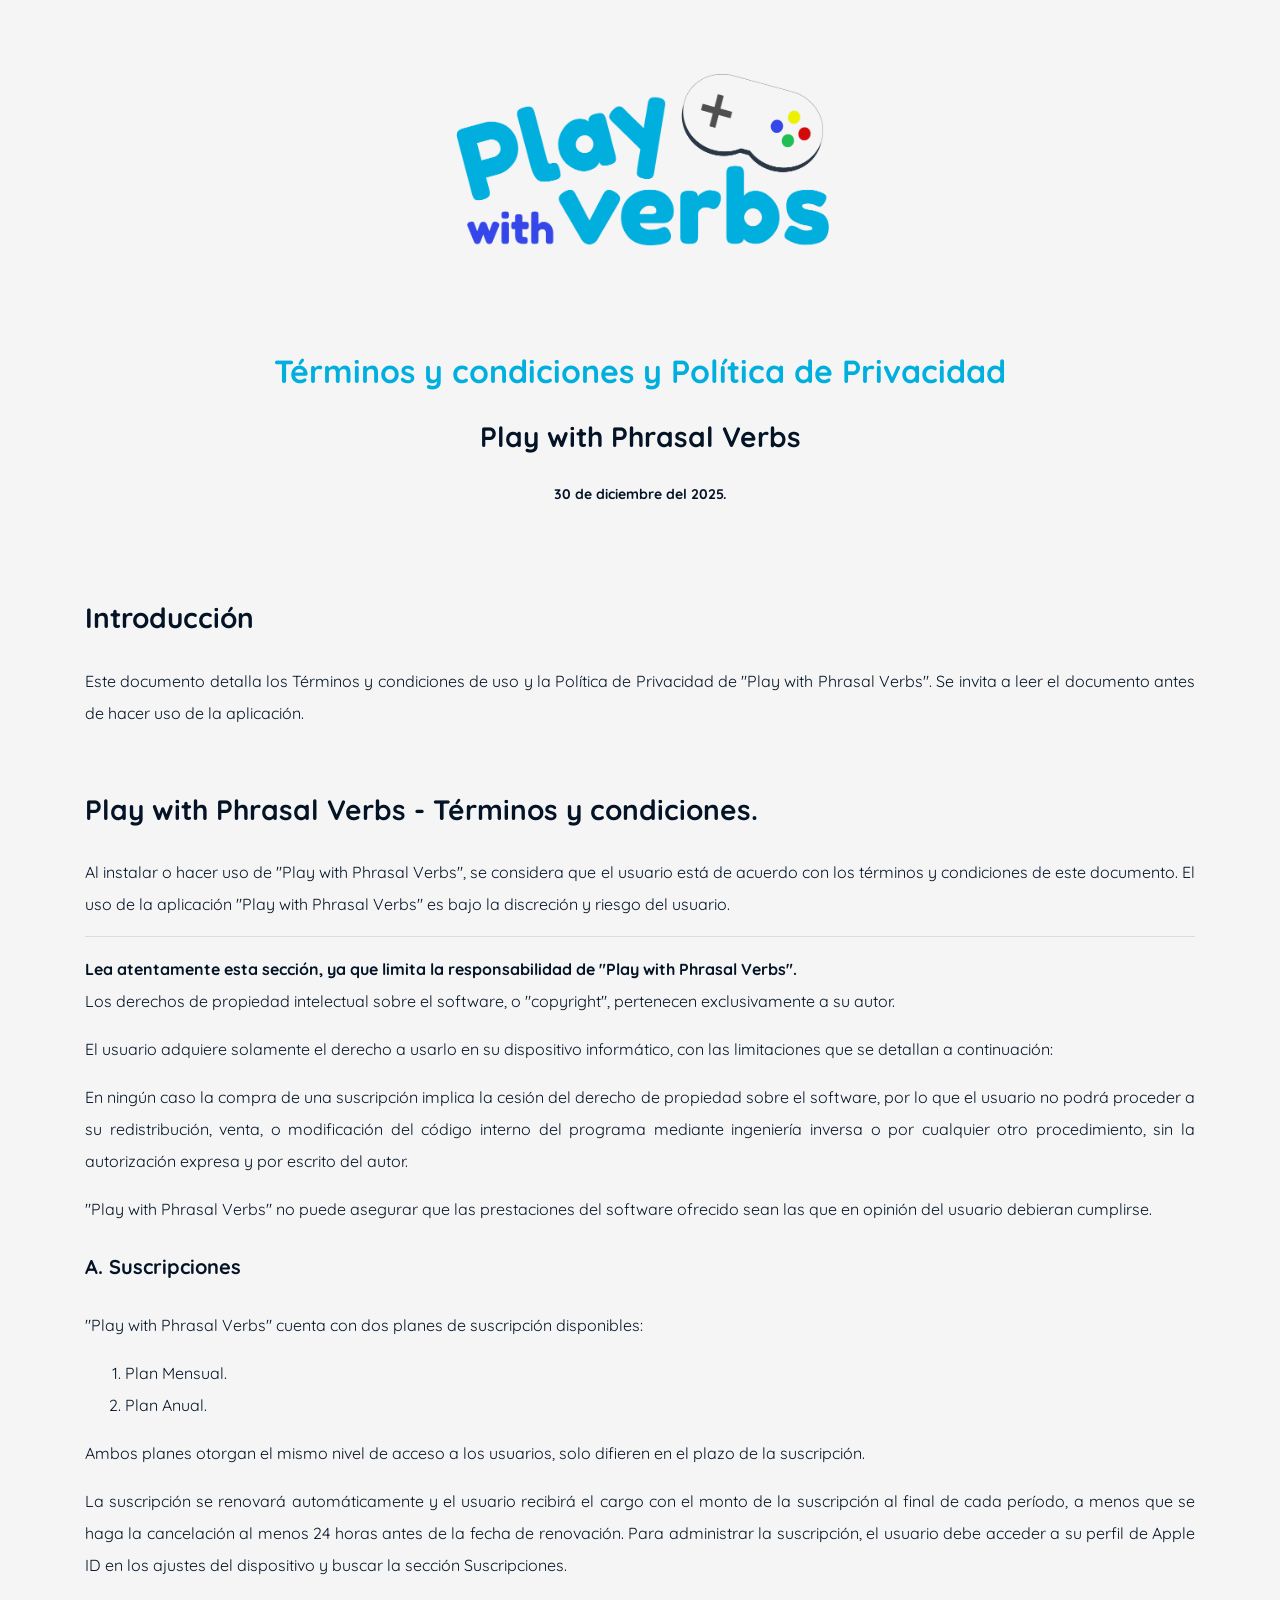
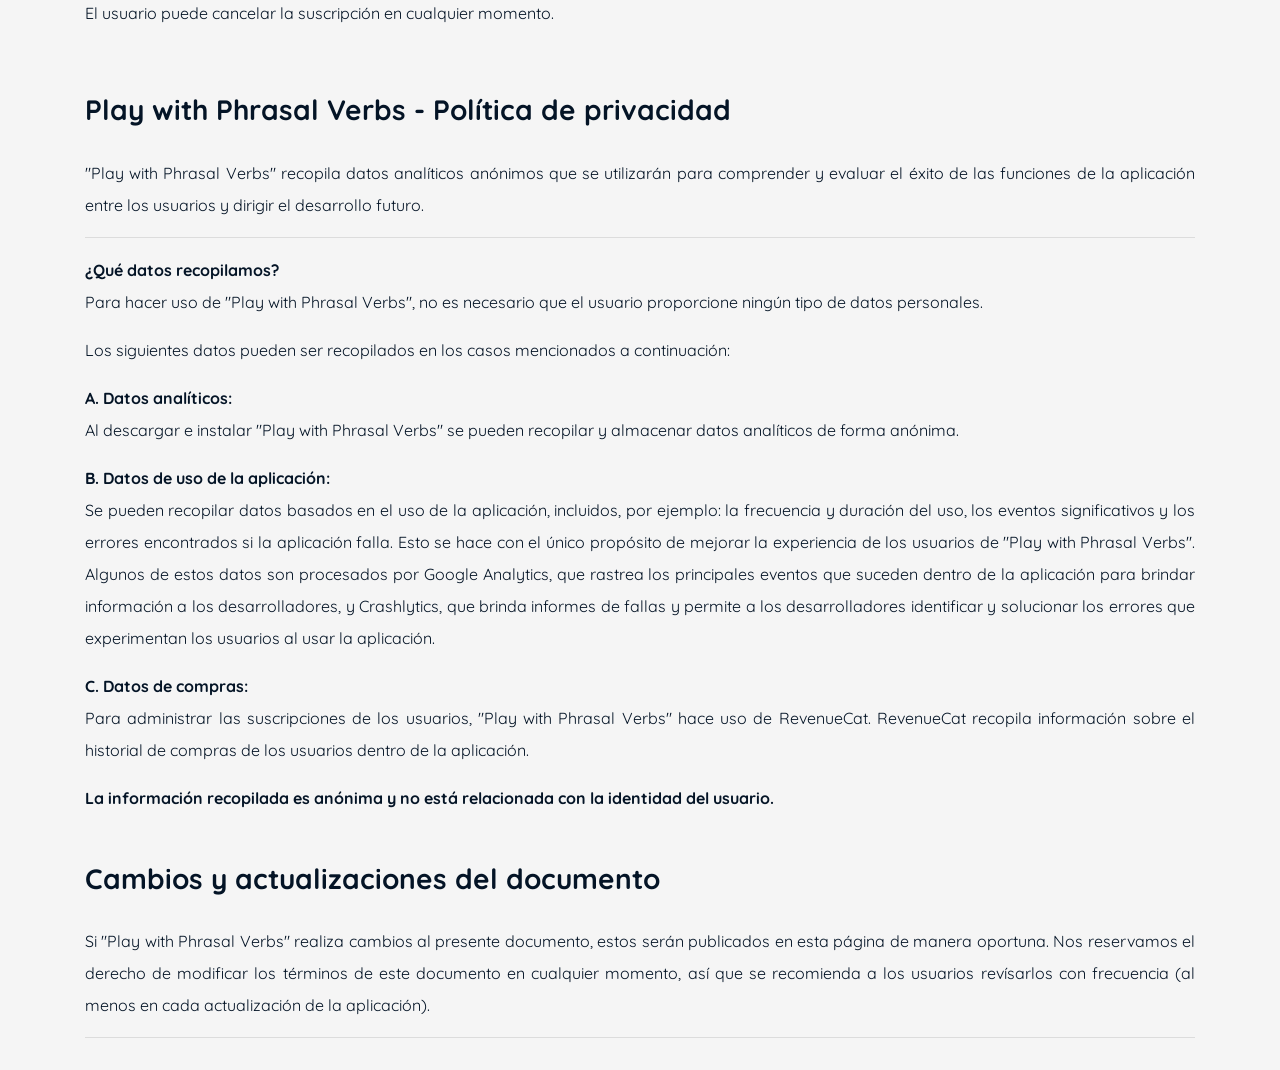
<file: privacyPolicy.html>
<!DOCTYPE html>
<html lang="es">
<head>
    <title>Términos y condiciones y Política de Privacidad - Play with Phrasal Verbs</title>
    <meta charset="UTF-8">
    <meta name="author" content="David Mendoza">
    <meta name="viewport" content="width=device-width, initial-scale=1.0"> 
    <link rel="stylesheet" href="https://cdn.jsdelivr.net/npm/bootstrap@4.6.0/dist/css/bootstrap.min.css" integrity="sha384-B0vP5xmATw1+K9KRQjQERJvTumQW0nPEzvF6L/Z6nronJ3oUOFUFpCjEUQouq2+l" crossorigin="anonymous">
    <link rel="preconnect" href="https://fonts.gstatic.com">
    <link href="https://fonts.googleapis.com/css2?family=Quicksand:wght@500;700&display=swap" rel="stylesheet">
    <link rel="stylesheet" href="css/shared.css">
    <link rel="stylesheet" href="css/privacyPolicy.css">
</head>
<body>
    <div class="container">

        <div id="iconDiv" class="row my-5 justify-content-center">
            <img id="playwithverbsIcon" src="images/PlayWithVerbsIconNoBackground.png" class="rounded" alt="Play with verbs icon">
        </div>

        <div class="row justify-content-center">
            <div class="col-12">
                <h1 class="text-center">Términos y condiciones y Política de Privacidad</h1>
                <h2 class="text-center">Play with Phrasal Verbs</h2>
            </div>
        </div>

        <div class="row mb-5 justify-content-center">
            <div class="col-12">
                <p id="policyUpdateDate" class="text-center">30 de diciembre del 2025.</p>
            </div>
        </div>

        <div class="policyText">
            <h2>Introducción</h2>
            <p>Este documento detalla los Términos y condiciones de uso y la Política de Privacidad de "Play with Phrasal Verbs". Se invita a leer el documento antes de hacer uso de la aplicación.</p>
        </div>

        <div class="policyText" id="termsAndConditions">
            <h2>Play with Phrasal Verbs - Términos y condiciones.</h2>
            <p>Al instalar o hacer uso de "Play with Phrasal Verbs", se considera que el usuario está de acuerdo con los términos y condiciones de este documento. El uso de la aplicación "Play with Phrasal Verbs" es bajo la discreción y riesgo del usuario.</p>
            <hr>

            <strong>Lea atentamente esta sección, ya que limita la responsabilidad de "Play with Phrasal Verbs".</strong>
            <p>Los derechos de propiedad intelectual sobre el software, o "copyright", pertenecen exclusivamente a su autor.</p>
            <p>El usuario adquiere solamente el derecho a usarlo en su dispositivo informático, con las limitaciones que se detallan a continuación:</p>
            <p>En ningún caso la compra de una suscripción implica la cesión del derecho de propiedad sobre el software, por lo que el usuario no podrá proceder a su redistribución, venta, o modificación del código interno del programa mediante ingeniería inversa o por cualquier otro procedimiento, sin la autorización expresa y por escrito del autor.</p>
            <p>"Play with Phrasal Verbs" no puede asegurar que las prestaciones del software ofrecido sean las que en opinión del usuario debieran cumplirse.</p>

            <h3>A. Suscripciones</h3>
            <p>"Play with Phrasal Verbs" cuenta con dos planes de suscripción disponibles:</p>
                <ol>
                    <li>Plan Mensual.</li>
                    <li>Plan Anual.</li>
                </ol>
            <p>Ambos planes otorgan el mismo nivel de acceso a los usuarios, solo difieren en el plazo de la suscripción.</p>
            <p>La suscripción se renovará automáticamente y el usuario recibirá el cargo con el monto de la suscripción al final de cada período, a menos que se haga la cancelación al menos 24 horas antes de la fecha de renovación. Para administrar la suscripción, el usuario debe acceder a su perfil de Apple ID en los ajustes del dispositivo y buscar la sección Suscripciones.</p>
            <p>El usuario puede cancelar la suscripción en cualquier momento.</p>
        </div>

        <div class="policyText" id="privacyPolicy">
            <h2>Play with Phrasal Verbs - Política de privacidad</h2>
            <p>"Play with Phrasal Verbs" recopila datos analíticos anónimos que se utilizarán para comprender y evaluar el éxito de las funciones de la aplicación entre los usuarios y dirigir el desarrollo futuro.</p>
            <hr>
            <strong>¿Qué datos recopilamos?</strong>
            <p>Para hacer uso de "Play with Phrasal Verbs", no es necesario que el usuario proporcione ningún tipo de datos personales.</p>
            <p>Los siguientes datos pueden ser recopilados en los casos mencionados a continuación:</p>
            <strong>A. Datos analíticos:</strong>
            <p>Al descargar e instalar "Play with Phrasal Verbs" se pueden recopilar y almacenar datos analíticos de forma anónima.</p>
            <strong>B. Datos de uso de la aplicación:</strong>
            <p>Se pueden recopilar datos basados en el uso de la aplicación, incluidos, por ejemplo: la frecuencia y duración del uso, los eventos significativos y los errores encontrados si la aplicación falla. Esto se hace con el único propósito de mejorar la experiencia de los usuarios de "Play with Phrasal Verbs". Algunos de estos datos son procesados por Google Analytics, que rastrea los principales eventos que suceden dentro de la aplicación para brindar información a los desarrolladores, y Crashlytics, que brinda informes de fallas y permite a los desarrolladores identificar y solucionar los errores que experimentan los usuarios al usar la aplicación.</p>
            <strong>C. Datos de compras:</strong>
            <p>Para administrar las suscripciones de los usuarios, "Play with Phrasal Verbs" hace uso de RevenueCat. RevenueCat recopila información sobre el historial de compras de los usuarios dentro de la aplicación.</p>
            <strong>La información recopilada es anónima y no está relacionada con la identidad del usuario.</strong>
        </div>

        <div class="policyText">
            <h2>Cambios y actualizaciones del documento</h2>
            <p>Si "Play with Phrasal Verbs" realiza cambios al presente documento, estos serán publicados en esta página de manera oportuna. Nos reservamos el derecho de modificar los términos de este documento en cualquier momento, así que se recomienda a los usuarios revísarlos con frecuencia (al menos en cada actualización de la aplicación).</p>
            <hr>
        </div>
    </div>
</body>
</html>
</file>
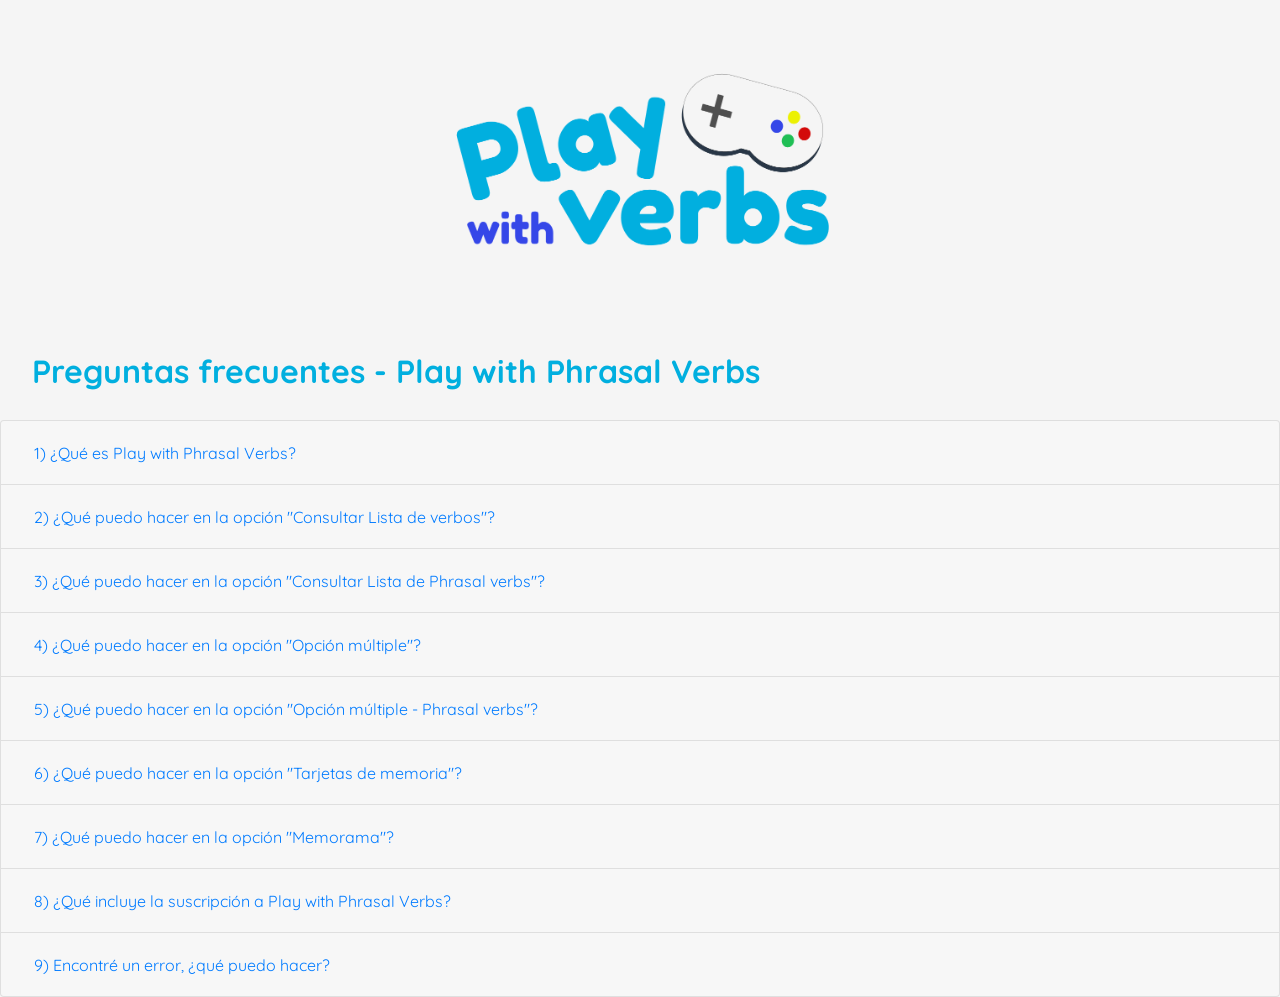
<file: support.html>
<!DOCTYPE html>
<html>
<head>
    <title>Soporte - Play with Phrasal Verbs</title>
    <meta charset="UTF-8">
    <meta name="keywords" content="app, iOS, verbs, play, game, support">
    <meta name="description" content="Página de soporte - Play with Phrasal Verbs">
    <meta name="author" content="David Mendoza">
    <meta name="viewport" content="width=device-width, initial-scale=1.0">

    <link rel="stylesheet" href="https://cdn.jsdelivr.net/npm/bootstrap@4.6.0/dist/css/bootstrap.min.css" integrity="sha384-B0vP5xmATw1+K9KRQjQERJvTumQW0nPEzvF6L/Z6nronJ3oUOFUFpCjEUQouq2+l" crossorigin="anonymous">
    <script src="https://code.jquery.com/jquery-3.5.1.slim.min.js" integrity="sha384-DfXdz2htPH0lsSSs5nCTpuj/zy4C+OGpamoFVy38MVBnE+IbbVYUew+OrCXaRkfj" crossorigin="anonymous"></script>
    <script src="https://cdn.jsdelivr.net/npm/popper.js@1.16.1/dist/umd/popper.min.js" integrity="sha384-9/reFTGAW83EW2RDu2S0VKaIzap3H66lZH81PoYlFhbGU+6BZp6G7niu735Sk7lN" crossorigin="anonymous"></script>
    <script src="https://cdn.jsdelivr.net/npm/bootstrap@4.6.0/dist/js/bootstrap.min.js" integrity="sha384-+YQ4JLhjyBLPDQt//I+STsc9iw4uQqACwlvpslubQzn4u2UU2UFM80nGisd026JF" crossorigin="anonymous"></script>
    <link rel="preconnect" href="https://fonts.gstatic.com">
    <link href="https://fonts.googleapis.com/css2?family=Quicksand:wght@500;700&display=swap" rel="stylesheet">
    <link rel="stylesheet" href="css/shared.css">
    <link rel="stylesheet" href="css/support.css">
</head>
<body>
    <div class="container">
        <div id="iconDiv" class="row my-5 justify-content-center">
            <img id="playwithverbsIcon" src="images/PlayWithVerbsIconNoBackground.png" class="rounded" alt="Play with Phrasal Verbs icon">
        </div>
    </div>

    <div class="row justify-content-center">
        <div class="col-12">
            <h1 class="text-left" style="padding-left:1em; padding-right:1em;">Preguntas frecuentes - Play with Phrasal Verbs</h1>
        </div>
    </div>

    <div class="accordion" id="myAccordion">
        <div class="card">
            <div class="card-header" id="headingOne">
                <h2 class="mb-0">
                    <button type="button" class="btn btn-link" data-toggle="collapse" data-target="#collapseOne">1) ¿Qué es Play with Phrasal Verbs?</button>
                </h2>
            </div>
            <div id="collapseOne" class="collapse" aria-labelledby="headingOne" data-parent="#myAccordion">
                <div class="card-body">
                    <p>Play with Phrasal Verbs es una aplicación que tiene como objetivo ayudar a niños o personas con un nivel básico de inglés a aprender de manera sencilla verbos de uso común.</p>
                    <p>La aplicación contiene el significado de los verbos, ejemplos de su uso y la conjugación en simple past y past participle. Además, contiene 4 mini juegos que ayudan a reforzar el aprendizaje de dicha información.</p>
                </div>
            </div>
        </div>
        <div class="card">
            <div class="card-header" id="headingTwo">
                <h2 class="mb-0">
                    <button type="button" class="btn btn-link collapsed" data-toggle="collapse" data-target="#collapseTwo">2) ¿Qué puedo hacer en la opción "Consultar Lista de verbos"?</button>
                </h2>
            </div>
            <div id="collapseTwo" class="collapse" aria-labelledby="headingTwo" data-parent="#myAccordion">
                <div class="card-body">
                    <p>En esta opción puedes ver la lista con los verbos disponibles en la aplicación.</p>
                    <p>Al seleccionar alguno podrás consultar la siguiente información:</p>
                    <ul>
                        <li>Un emoji que representa el significado del verbo. Asociar el verbo a una imagen te ayudará a recordarlo de forma más sencilla.</li>
                        <li>La conjugación del verbo: si es un verbo regular o irregular y su conjugación en simple past y past participle.</li>
                        <li>Significado(s) del verbo y ejemplo(s) de su uso.</li>
                    </ul>
                </div>
            </div>
        </div>
        <div class="card">
            <div class="card-header" id="heading-phrasal-verb-cat-list">
                <h2 class="mb-0">
                    <button type="button" class="btn btn-link collapsed" data-toggle="collapse" data-target="#collapse-pvc-list">3) ¿Qué puedo hacer en la opción "Consultar Lista de Phrasal verbs"?</button>
                </h2>
            </div>
            <div id="collapse-pvc-list" class="collapse" aria-labelledby="heading-phrasal-verb-cat-list" data-parent="#myAccordion">
                <div class="card-body">
                    <p>En esta opción puedes ver las listas categorizadas de phrasal verbs.</p>
                    <p>Al seleccionar alguna lista, podrás consultar nueve phrasal verbs relacionados. Cada phrasal verb contiene:</p>
                    <ul>
                        <li>Un emoji que representa el significado. Asociar el verbo a una imagen te ayudará a recordarlo de forma más sencilla.</li>
                        <li>La pronunciación del phrasal verb. Para escucharla, toca sobre el ícono de speaker en la parte superior derecha de la tarjeta.</li>
                        <li>Significado del verbo y ejemplo de su uso.</li>
                    </ul>
                </div>
            </div>
        </div>
        <div class="card">
            <div class="card-header" id="headingThree">
                <h2 class="mb-0">
                    <button type="button" class="btn btn-link collapsed" data-toggle="collapse" data-target="#collapseThree">4) ¿Qué puedo hacer en la opción "Opción múltiple"?</button>
                </h2>
            </div>
            <div id="collapseThree" class="collapse" aria-labelledby="headingThree" data-parent="#myAccordion">
                <div class="card-body">
                    <p>Este es un pequeño juego de opción múltiple donde se te pedirá que elijas, de entre 4 opciones, el verbo que corresponda con el significado que se te muestra. Al final puedes ver el resultado del juego para que sepas cuáles verbos debes continuar repasando.</p>
                </div>
            </div>
        </div>
        <div class="card">
            <div class="card-header" id="headingEight">
                <h2 class="mb-0">
                    <button type="button" class="btn btn-link collapsed" data-toggle="collapse" data-target="#collapseEight">5) ¿Qué puedo hacer en la opción "Opción múltiple - Phrasal verbs"?</button>
                </h2>
            </div>
            <div id="collapseEight" class="collapse" aria-labelledby="headingEight" data-parent="#myAccordion">
                <div class="card-body">
                    <p>Este es un pequeño juego de opción múltiple donde se te pedirá que elijas, de entre 4 opciones, el phrasal verb que corresponda con el significado que se te muestra. Puedes elegir una lista contextualizada para facilitar tu aprendizaje. Al final puedes ver el resultado del juego para que sepas cuáles verbos debes continuar repasando.</p>
                </div>
            </div>
        </div>
        <div class="card">
            <div class="card-header" id="headingFour">
                <h2 class="mb-0">
                    <button type="button" class="btn btn-link collapsed" data-toggle="collapse" data-target="#collapseFour">6) ¿Qué puedo hacer en la opción "Tarjetas de memoria"?</button>
                </h2>
            </div>
            <div id="collapseFour" class="collapse" aria-labelledby="headingFour" data-parent="#myAccordion">
                <div class="card-body">
                    <p>Este juego es una versión digital de las clásicas Flashcards o tarjetas de memoria.</p>
                    <p>Para jugar, primero debes elegir la lista de phrasal verbs que quieres usar. Cada tarjeta contiene una pregunta que debes responder en voz alta o mentalmente. Para descubrir la respuesta correcta, toca sobre la tarjeta. Si respondiste correctamente, toca el botón "Marcar correcta" en la parte inferior de la pantalla. Si tu respuesta fue incorrecta, toca el botón "Marcar incorrecta".</p>
                </div>
            </div>
        </div>
        <div class="card">
            <div class="card-header" id="headingFive">
                <h2 class="mb-0">
                    <button type="button" class="btn btn-link collapsed" data-toggle="collapse" data-target="#collapseFive">7) ¿Qué puedo hacer en la opción "Memorama"?</button>
                </h2>
            </div>
            <div id="collapseFive" class="collapse" aria-labelledby="headingFive" data-parent="#myAccordion">
                <div class="card-body">
                    <p>Este juego te permite practicar con la lista de phrasal verbs que elijas mientras ejercitas tu memoria.</p>
                    <p>El juego consiste en formar pares de tarjetas con el phrasal verb y su significado. Para jugar, primero debes elegir la lista de phrasal verbs que quieres usar. Elige dos tarjetas y toca sobre ellas para descubrir su contenido. Si las tarjetas corresponden al mismo phrasal verb, formarás un par.</p>
                </div>
            </div>
        </div>
        <div class="card">
            <div class="card-header" id="headingSix">
                <h2 class="mb-0">
                    <button type="button" class="btn btn-link collapsed" data-toggle="collapse" data-target="#collapseSix">8) ¿Qué incluye la suscripción a Play with Phrasal Verbs?</button>
                </h2>
            </div>
            <div id="collapseSix" class="collapse" aria-labelledby="headingSix" data-parent="#myAccordion">
                <div class="card-body">
                    <p>La suscripción te da acceso a las siguientes características de la aplicación:</p>
                    <ol>
                        <li>Consulta de todas las listas de phrasal verbs de la app.</li>
                        <li>Todas las listas de phrasal verbs son elegibles en las actividades interactivas de la app.</li>
                    </ol>
                    <p>Hay dos planes de suscripción disponibles:</p>
                    <ol>
                        <li>El Plan Mensual: te da acceso por 1 mes.</li>
                        <li>El Plan Anual: te da acceso por 12 meses.</li>
                    </ol>
                    <p>Ambos planes incluyen el mismo nivel de acceso, solo difieren en el plazo de la suscripción.</p>
                    <p>Si es la primera vez que te suscribes, recibirás un período de prueba gratuito de 3 días (si elegiste el plan mensual). La suscripción se cobrará y comenzará una vez que termine el período de prueba gratuito.<a href="#footnote-1">[1]</a></p>
                    <p>La suscripción se renovará automáticamente y recibirás el cargo con el monto de la suscripción al final de cada período, a menos que canceles la suscripción al menos 24 horas antes de la fecha de renovación. Para administrar tu suscripción, accede a tu perfil de Apple ID en los ajustes de tu dispositivo y busca la sección Suscripciones.</p>
                    <p><strong>Puedes cancelar tu suscripción en cualquier momento.</strong></p>

                    <p id="footnote-1" class="footnote">[1] El período de prueba gratuito no aplica al renovar una suscripción o si habías tenido una suscripción con anterioridad.</p>
                </div>
            </div>
        </div>
        <div class="card">
            <div class="card-header" id="headingSeven">
                <h2 class="mb-0">
                    <button type="button" class="btn btn-link collapsed" data-toggle="collapse" data-target="#collapseSeven">9) Encontré un error, ¿qué puedo hacer?</button>
                </h2>
            </div>
            <div id="collapseSeven" class="collapse" aria-labelledby="headingSeven" data-parent="#myAccordion">
                <div class="card-body">
                    <p>Si encuentras algún error en la aplicación, no dudes en enviar un correo a la siguiente dirección: <b>contactodc.apps@gmail.com</b></p>
                    <p>Si se trata de un problema en la interfaz de usuario (un botón o imagen aparecen incompletos o encimados), por favor toma una captura de pantalla e inclúyela en tu correo.</p>
                </div>
            </div>
        </div>

    </div>

</body>
</html>
</file>
<file: css/shared.css>
body {
    background-color: #F5F5F5;
    color: #041426;
}

h1 {
    font-family: 'Quicksand', sans-serif;
    font-size: 32px;
    font-weight: bold;
    margin-bottom: 30px;
    color: #01AFDF;
}

h2 {
    font-family: 'Quicksand', sans-serif;
    font-size: 28px;
    font-weight: bold;
    margin-bottom: 30px;
}

h3 {
    font-family: 'Quicksand', sans-serif;
    font-size: 20px;
    font-weight: bold;
    margin-bottom: 30px;
    margin-top: 30px;
}

p {
    font-family: 'Quicksand', sans-serif;
    font-size: 16px;
    text-align: justify;
    /*padding-bottom: 2em;*/
}

li {
    font-family: 'Quicksand', sans-serif;
    font-size: 16px;
}

.footnote {
    font-family: 'Quicksand', sans-serif;
    font-size: 12px;
    font-weight: 300;
}

#playwithverbsIcon {
    display: block; 
    max-width: 512px; 
    max-height: 256px; 
    width: auto; 
    height: auto;
}
</file>
<file: css/privacyPolicy.css>
img {
    width: 80px;
    height: 90px;
}

#policyUpdateDate {
    font-size: 14px;
    font-weight: bold;
}

.policyText {
    font-family: 'Quicksand', sans-serif;
    text-align: left;
    line-height: 32px;
    padding-top: 2em;
    padding-bottom: 1em;
}
</file>
<file: css/support.css>
img {
    width: 80px;
    height: 90px;
}

.accordionButton {
    font-family: 'Quicksand', sans-serif;
    font-size: 28px;
    font-weight: bold;
}
</file>
